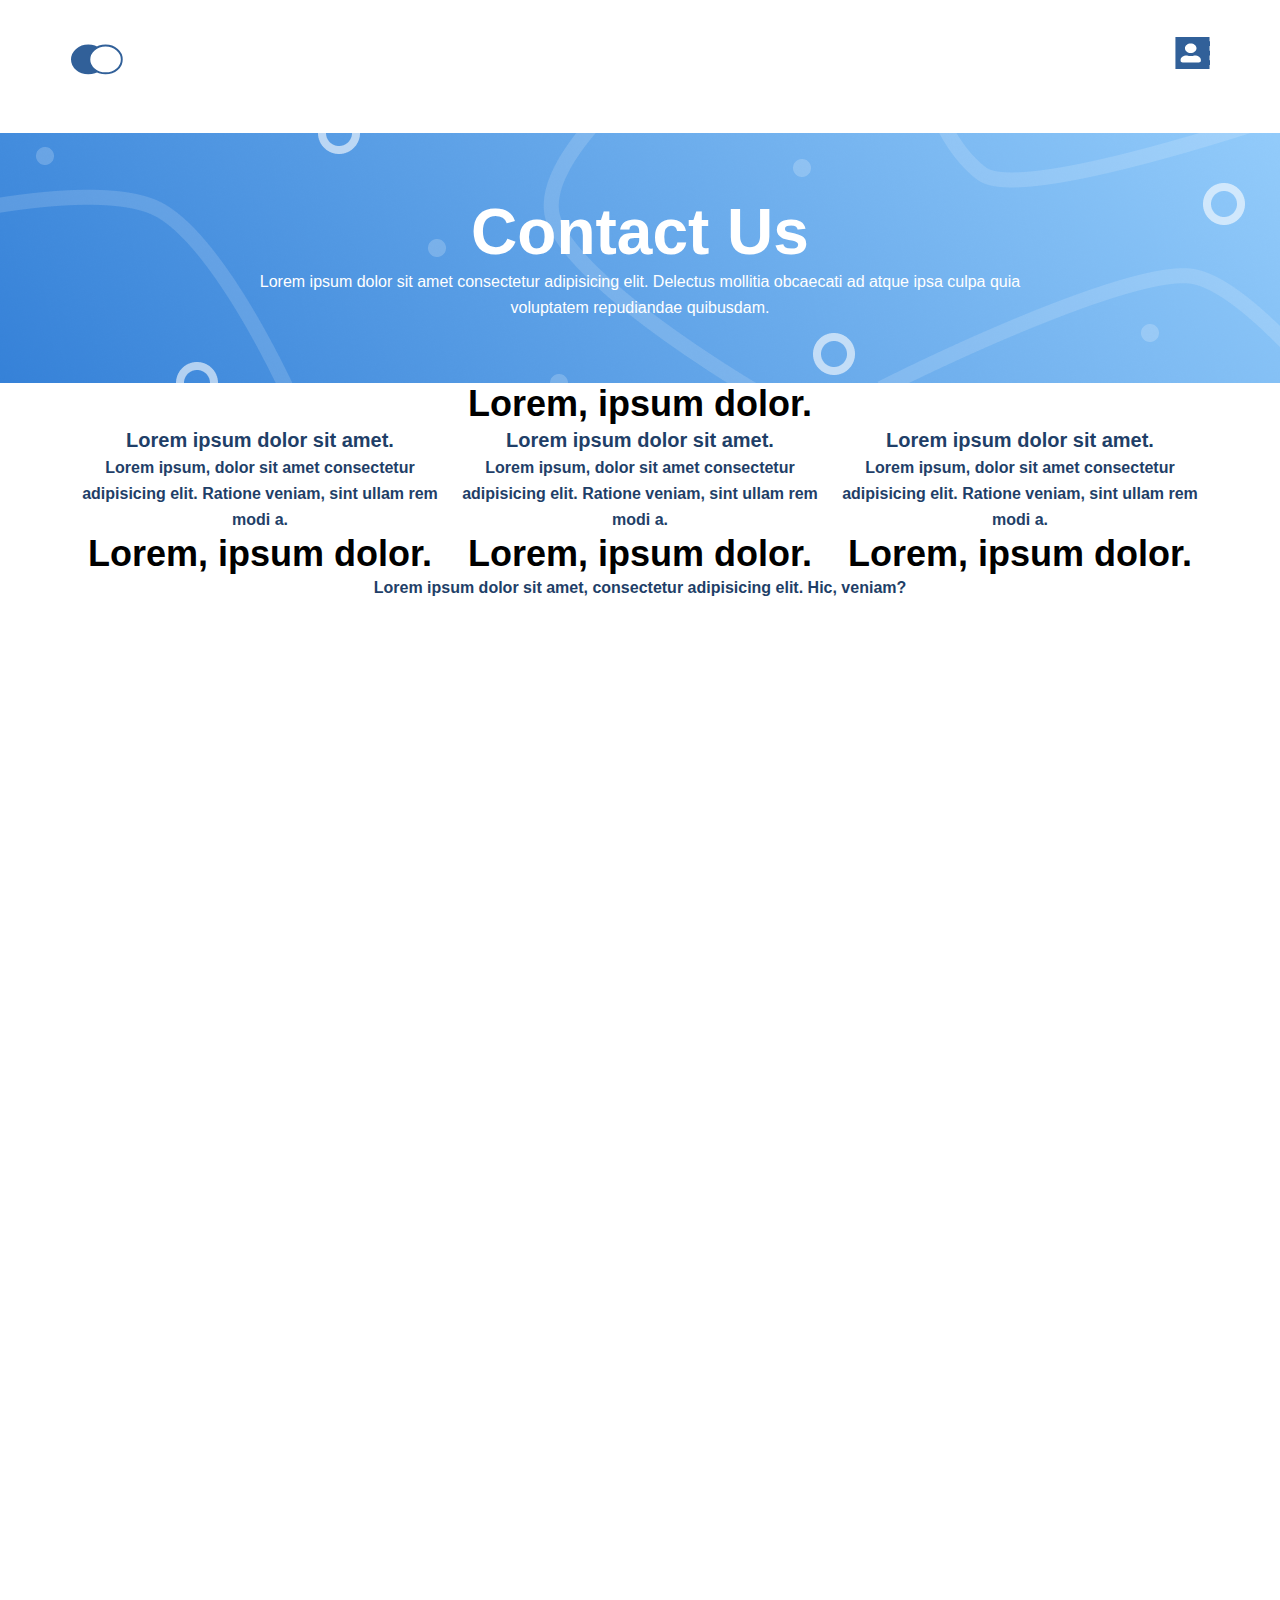
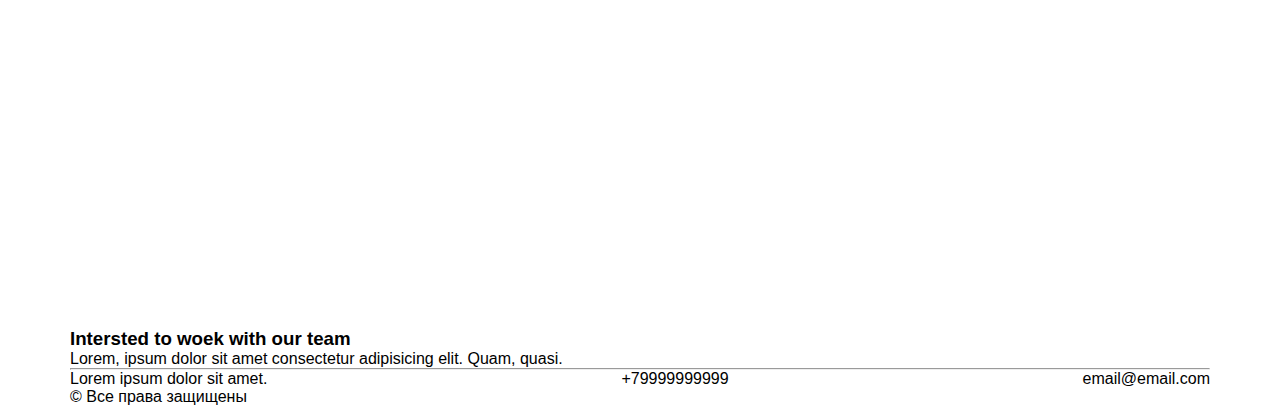
<file: index.html>
<!DOCTYPE html>
<html lang="en">

<head>
    <meta charset="UTF-8">
    <meta name="viewport" content="width=device-width, initial-scale=1.0">
    <link rel="stylesheet" href="./css/index.css">
    <title>Домашняя работа:: Урок 6</title>
</head>

<body class="container">
    <header>
        <div class="top">
            <div class="top_content">
                <div class="menu">
                    <a href="./index.html"><img src="./img/logo.svg" alt="logo"></a>
                    <a href="./pages/ContactUsPage.html"><img src="./img/contact.svg" alt="contact"></a>
                </div>
                <div class="top_information">
                    <h1 class="h1Class">Contact Us</h1>
                    <p class="pClass">Lorem ipsum dolor sit amet consectetur adipisicing elit. Delectus mollitia obcaecati ad atque ipsa culpa quia voluptatem repudiandae quibusdam.</p>
                </div>
            </div>
        </div>
    </header>

    <main>
        <div>
            <div class="main_information">
                <h3 class="h3Class">Lorem, ipsum dolor.</h>
                    <div class="main_information_body">
                        <div class="main_information_body-block">
                            <h4 class="h4Class">Lorem ipsum dolor sit amet.</h4>
                            <p class="pClass">Lorem ipsum, dolor sit amet consectetur adipisicing elit. Ratione veniam,
                                sint ullam rem modi a.</p>
                            <h3 class="h3Class">Lorem, ipsum dolor.</h3>
                        </div>
                        <div class="main_information_body-block">
                            <h4 class="h4Class">Lorem ipsum dolor sit amet.</h4>
                            <p class="pClass">Lorem ipsum, dolor sit amet consectetur adipisicing elit. Ratione veniam,
                                sint ullam rem modi a.</p>
                            <h3 class="h3Class">Lorem, ipsum dolor.</h3>
                        </div>
                        <div class="main_information_body-block">
                            <h4 class="h4Class">Lorem ipsum dolor sit amet.</h4>
                            <p class="pClass">Lorem ipsum, dolor sit amet consectetur adipisicing elit. Ratione veniam,
                                sint ullam rem modi a.</p>
                            <h3 class="h3Class">Lorem, ipsum dolor.</h3>
                        </div>
                    </div>
                    <div class="additional_information">
                        <p class="pClass">Lorem ipsum dolor sit amet, consectetur adipisicing elit. Hic, veniam?</p>
                    </div>
            </div>
        </div>
    </main>

    <footer>
        <div class="footer">
            <div class="container">
                <div class="footer_content">
                    <div class="footer_content-block">
                        <h3>Intersted to woek with our team</h3>
                        <p>Lorem, ipsum dolor sit amet consectetur adipisicing elit. Quam, quasi.</p>
                    </div>
                </div>
                <hr>
                <div class="contactUs">
                    <ul class="contactUs-list">
                        <li>Lorem ipsum dolor sit amet.</li>
                        <li>+79999999999</li>
                        <li>email@email.com</li>
                    </ul>
                    <div class="rights">
                        <p>&copy; Все права защищены</p>
                    </div>
                </div>
            </div>

        </div>
    </footer>
</body>

</html>
</file>
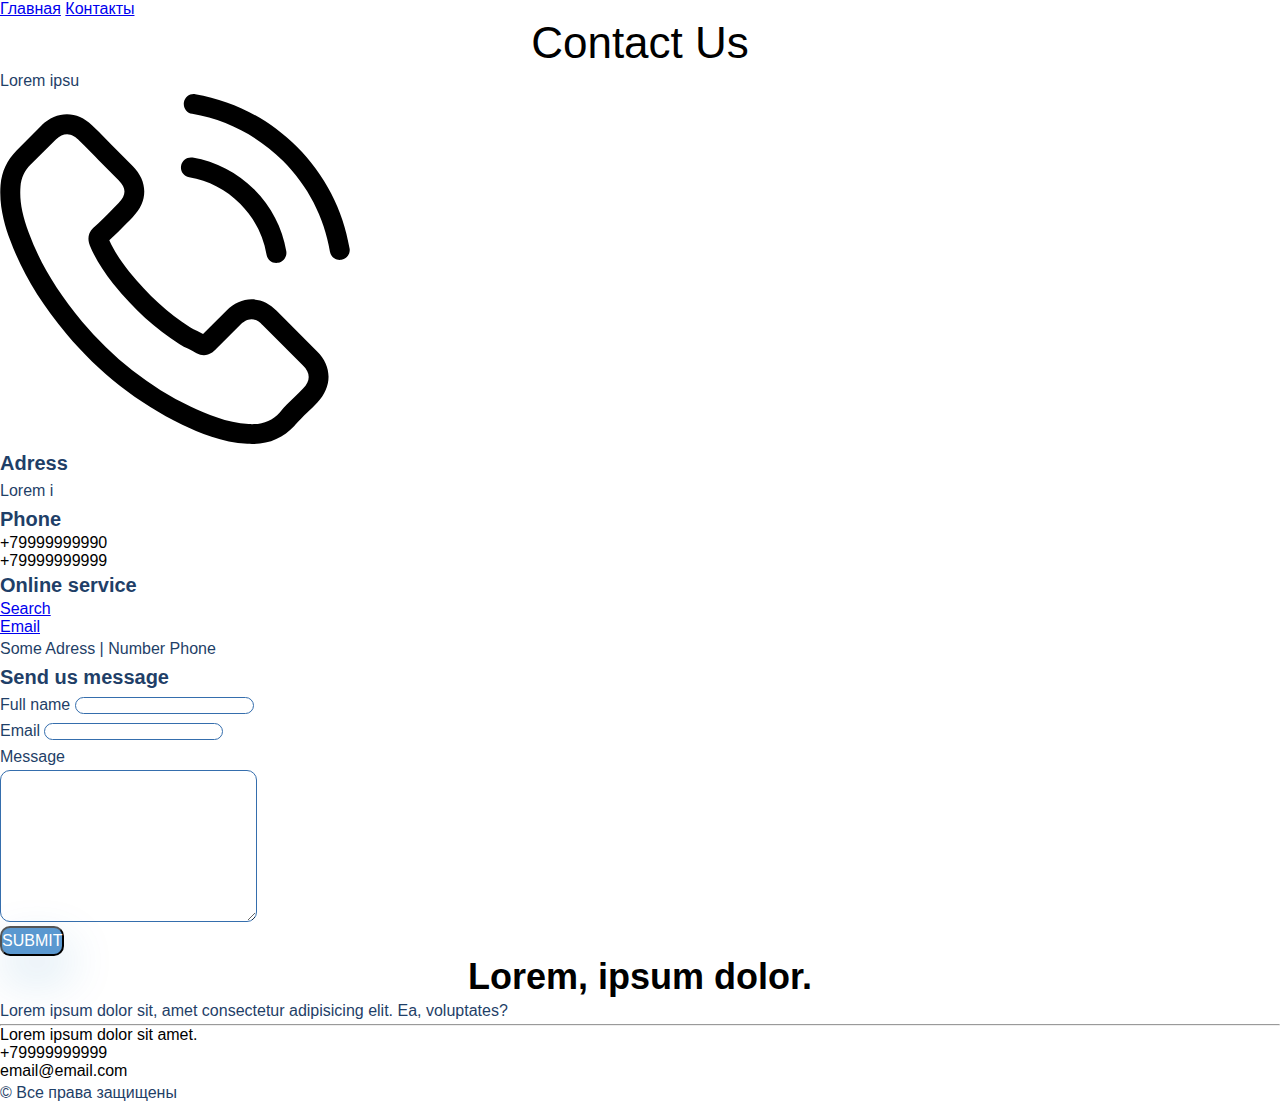
<file: pages/ContactUsPage(Original).html>
<!DOCTYPE html>
<html lang="en">
<head>
    <meta charset="UTF-8">
    <meta name="viewport" content="width=device-width, initial-scale=1.0">
    <link rel="stylesheet" href="../css/index.css">
    <title>Домашняя работа:: Урок 5</title>
</head>
<body>
    <header>
        <div>
            <a href="./../index.html">Главная</a>
            <a href="./ContactUsPage.html">Контакты</a>
        </div>
    </header>
    <main>
        <h2 class="h2Class contactH2">Contact Us</h2>
        <p class="pClass">Lorem ipsu</p>
        <img src="./../img/PhoneSVG.svg" alt="Phone">
        <h4 class="h4Class">Adress</h4>
        <p class="pClass">Lorem i</p>
        <h4 class="h4Class">Phone</h4>
        <ul>
            <li>+79999999990</li>
            <li>+79999999999</li>
        </ul>
        <h4 class="h4Class">Online service</h4>
        <ul>
            <li><a href="https://www.google.com">Search</a></li>
            <li><a href="mailto:scmelan@gmail.com">Email</a></li>
        </ul>
        <p class="pClass">Some Adress | Number Phone</p>
        <h4 class="h4Class">Send us message</h4>
        <p class="pClass">Full name <input class="inputText" type="text"></p>
        <p class="pClass">Email <input class="inputText" type="email"></p>
        <p class="pClass">Message</p>
        <textarea class="inputText" cols="30" rows="10"></textarea> <br>
        <button class="btnSubmit" type="submit">Submit</button>
        <div class="map">
            <script type="text/javascript" charset="utf-8" async src="https://api-maps.yandex.ru/services/constructor/1.0/js/?um=constructor%3A33f4684ccd7ba2dd3ca8159feabf2f953366ee5cb8482c219f9b4eebb4e79b63&amp;width=500&amp;height=400&amp;lang=ru_RU&amp;scroll=true"></script>
        </div>
    </main>
    <footer>
        <h3 class="h3Class">Lorem, ipsum dolor.</h3>
        <p class="pClass">Lorem ipsum dolor sit, amet consectetur adipisicing elit. Ea, voluptates?</p>
        <hr>
        <ul>
            <li>Lorem ipsum dolor sit amet.</li>
            <li>+79999999999</li>
            <li>email@email.com</li>
        </ul>
        <p class="pClass">&copy; Все права защищены</p>
    </footer>
</body>
</html>
</file>
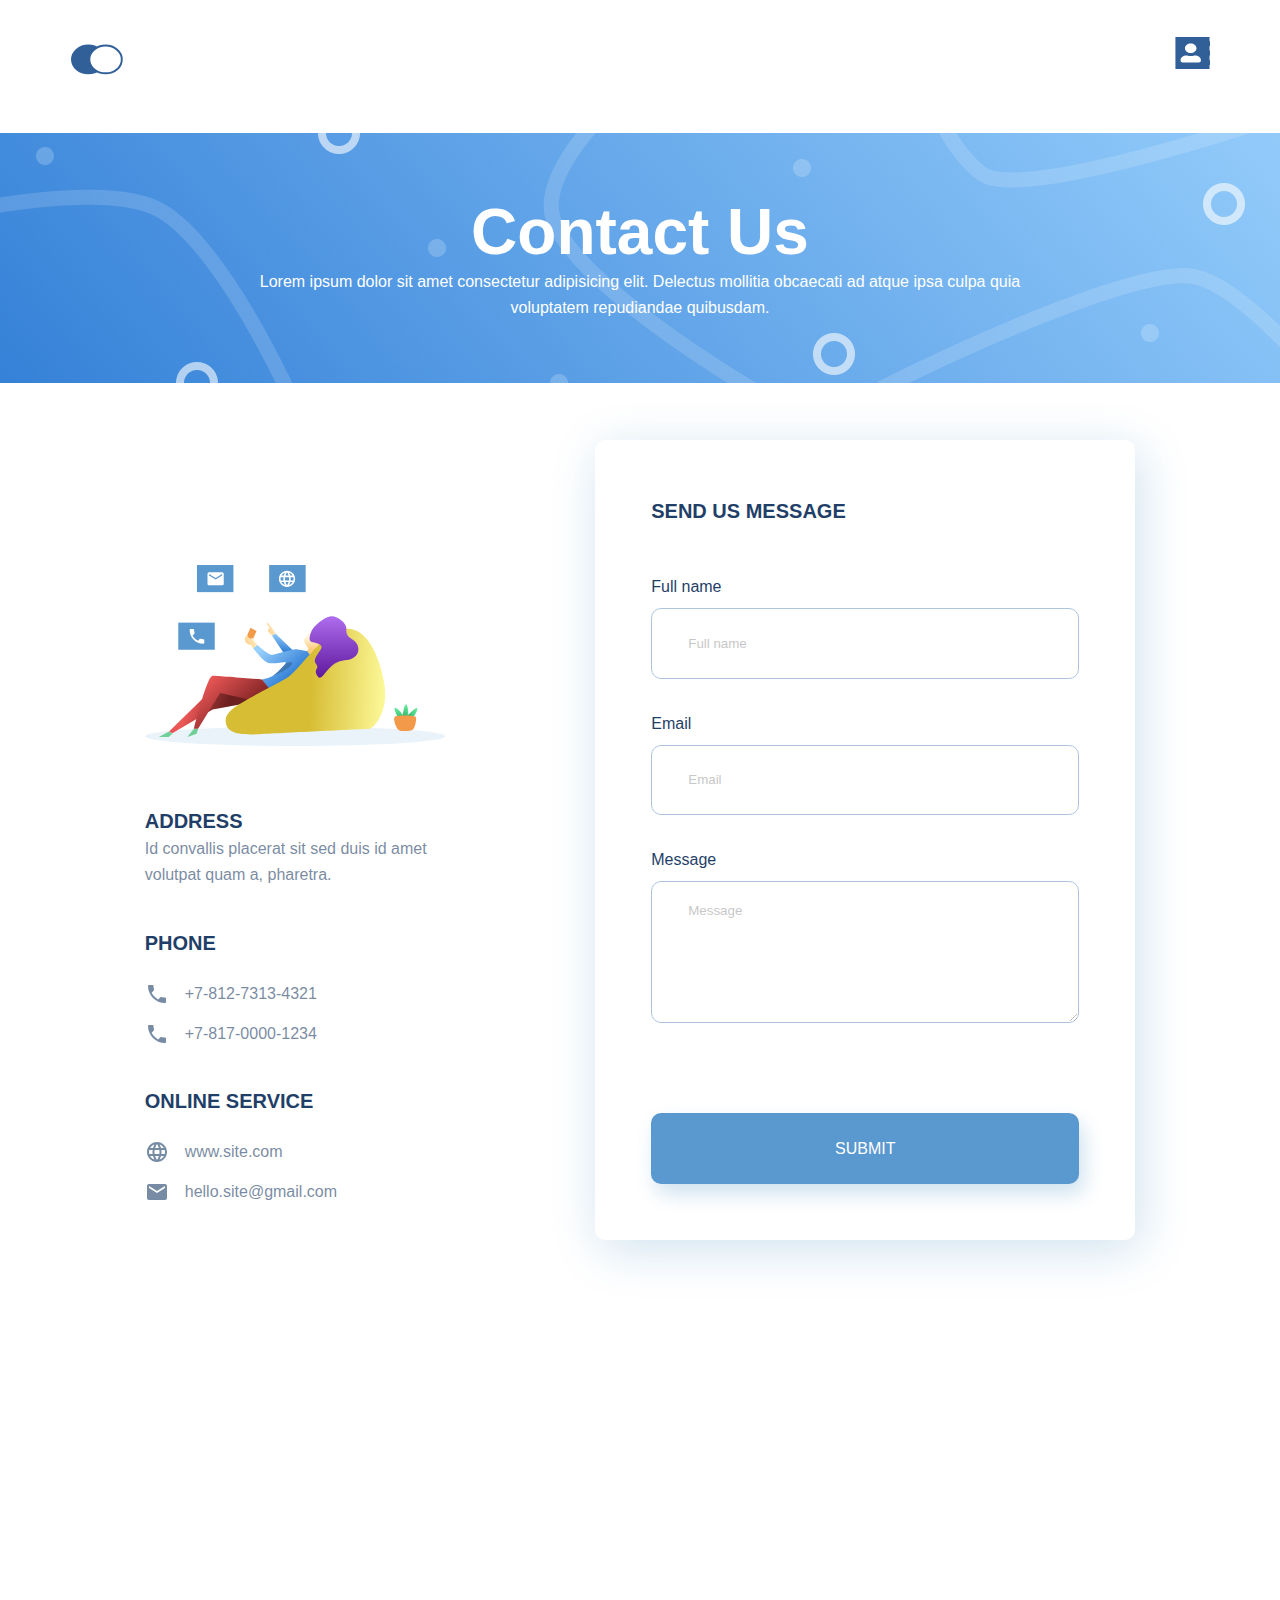
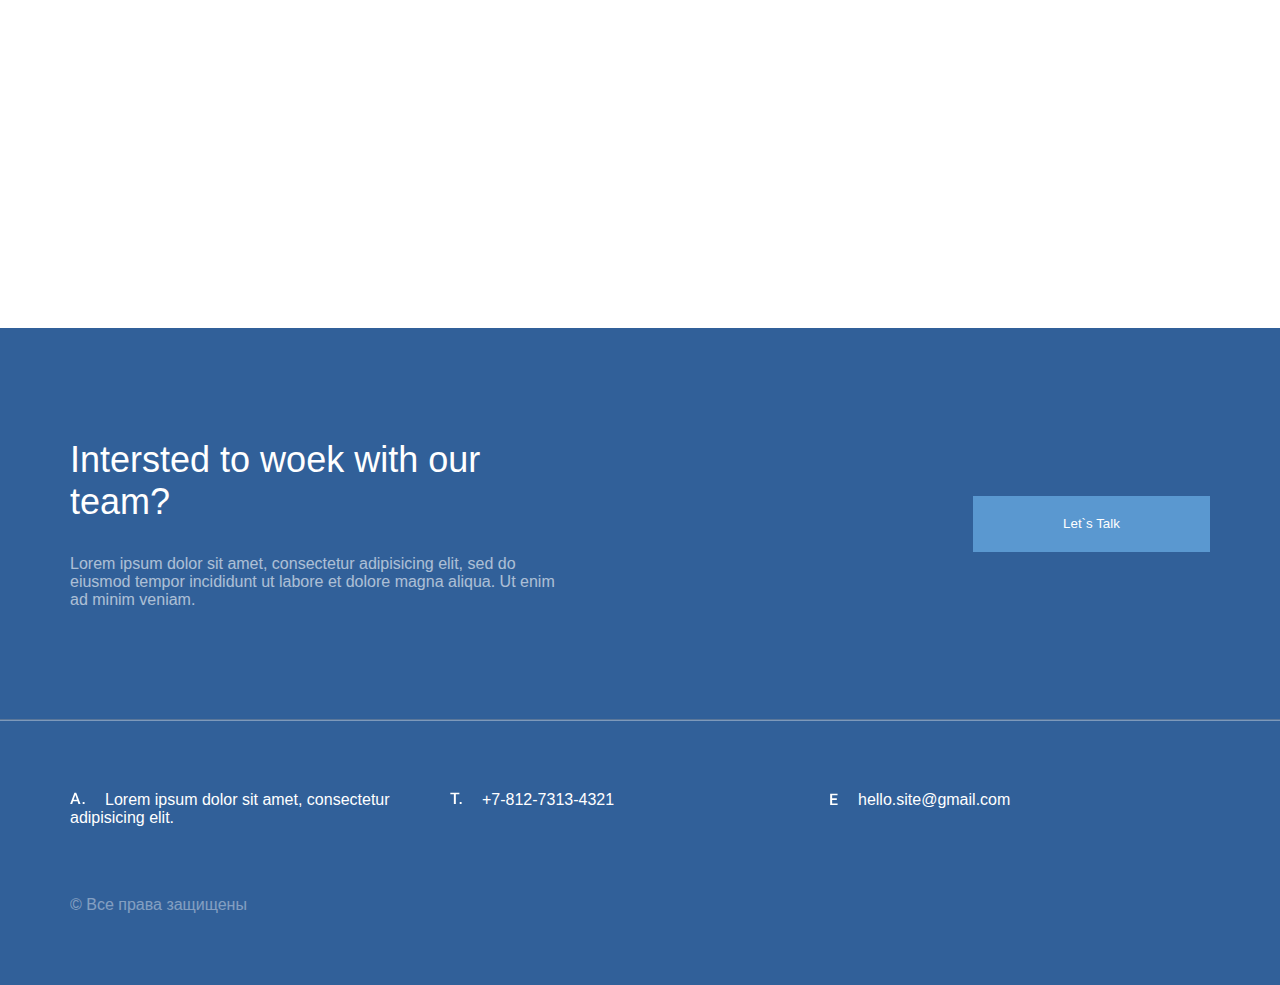
<file: pages/ContactUsPage.html>
<!DOCTYPE html>
<html lang="en">
<head>
    <meta charset="UTF-8">
    <meta name="viewport" content="width=device-width, initial-scale=1.0">
    <link rel="stylesheet" href="../css/contact.css">
    <title>Домашняя работа:: Урок 6</title>
</head>
<body class="container">
    <header>
        <div class="top">
            <div class="top_content">
                <div class="menu">
                    <a href="./index.html"><img src="../img/logo.svg" alt="logo"></a>
                    <a href="./pages/ContactUsPage.html"><img src="../img/contact.svg" alt="contact"></a>
                </div>
                <div class="top_information">
                    <h1 class="h1Class">Contact Us</h1>
                    <p class="pClass">Lorem ipsum dolor sit amet consectetur adipisicing elit. Delectus mollitia obcaecati ad atque ipsa culpa quia voluptatem repudiandae quibusdam.</p>
                </div>
            </div>
        </div>
    </header>
    <main>
        <div class="main">
            <div class="main_block">
                <div class="main_block-info">
                    <img src="./../img/Group.svg" alt="Group" class="main_block-info-group">
                    <div class="main_block-info-adress">
                        <h4 class="h4Class">ADDRESS</h4>
                        <p class="pClass">Id convallis placerat sit sed duis id amet volutpat quam a, pharetra.</p>
                    </div>
                    <div class="main_block-info-phone">
                        <h4 class="h4Class">PHONE</h4>
                        <ul>
                            <li><img src="../img/icon_phone.svg" alt="phone"><span>+7-812-7313-4321</span></li>
                            <li><img src="../img/icon_phone.svg" alt="phone"><span>+7-817-0000-1234</span></li>
                        </ul>
                    </div>
                    <div class="main_block-info-service">
                        <h4 class="h4Class">ONLINE SERVICE</h4>
                        <ul>
                            <li><img src="../img/lang.svg" alt="lang"><span>www.site.com</span></li>
                            <li><img src="../img/email.svg" alt="email"><span>hello.site@gmail.com</span></li>
                        </ul>
                    </div>
                </div>
                <div class="sendUsMessage">
                    <div class="sendUsMessage_body">
                        <h4 class="h4Class">SEND US MESSAGE</h4>
                        <p class="pClass">Full name</p>
                        <input class="inputText" type="text" placeholder="Full name">
                        <p class="pClass">Email</p>
                        <input class="inputText" type="email" placeholder="Email">
                        <p class="pClass">Message</p>
                        <textarea class="inputText" cols="30" rows="10" placeholder="Message"></textarea> <br>
                        <button class="btnSubmit" type="submit">Submit</button>
                    </div>

                </div>
            </div>
            <div class="map">
                <script type="text/javascript" charset="utf-8" async
                    src="https://api-maps.yandex.ru/services/constructor/1.0/js/?um=constructor%3A33f4684ccd7ba2dd3ca8159feabf2f953366ee5cb8482c219f9b4eebb4e79b63&amp;width=100%&amp;height=400&amp;lang=ru_RU&amp;scroll=true"></script>
            </div>
        </div>
    </main>
    <footer>
        <div class="footer">
            <div class="footer-block">
                <div class="footer-block-info">
                    <h3 class="h3Class">Intersted to woek with our team?</h3>
                    <p>Lorem ipsum dolor sit amet, consectetur adipisicing elit, sed do eiusmod tempor incididunt ut labore et dolore magna aliqua. Ut enim ad minim veniam.</p>
                </div>
                <button class="letsTalk">Let`s Talk</button>
            </div>
            <hr>
            <div class="footer-contactUs">
                <ul>
                    <li><img src="../img/A.svg" alt="A">Lorem ipsum dolor sit amet, consectetur adipisicing elit.</li>
                    <li><img src="../img/T.svg" alt="A">+7-812-7313-4321</li>
                    <li><img src="../img/E.svg" alt="A">hello.site@gmail.com</li>
                </ul>
                <div class="rights">
                    <p>&copy; Все права защищены</p>
                </div>
            </div>
        </div>
    </footer>
</body>

</html>
</file>
<file: css/index.css>
*{
    font-family: sans-serif;
    margin: 0; 
    padding: 0;
}

.container {
    width: 1140px;
    margin: 0 auto;
}

.menu {
    display: flex;
    justify-content: space-between;
    width: 1139px;
    margin-top: 37px;
    margin-bottom: 47px;
}

.pClass {
    font-size: 16px;
    line-height: 26px;
    color: #1F3F68;
}

.h1Class {
    font-size: 64px;
    color: #1F3F68;
    width: 510px;
}

.top_content {
    display: flex;
    justify-content: center;
    align-items: center;
    flex-direction: column;
}

.top_information {
    text-align: center;
    display: flex;
    justify-content: center;
    align-items: center;
    flex-direction: column;
    background: url('../img/titleBackground.png');
    width: 1366px;
    height: 250px;
    color: white;
}

.top_information > p {
    color: white;
    max-width: 780px;
}

.top_information > h1 {
    color: white;
}

.main_information {
    height: 1545px;
}

.main_information_body {
    display: flex;
    justify-content: space-around;
}

.main_information_body-bloc {
    width: 359px;
}
.main_information_body-bloc > p {
    width: 359px;
}

.footer_content-block {
    width: 495px;
}

.contactUs-list {
    display: flex;
    list-style: none;
    justify-content: space-between;
}

.map {
    width: 100%;
}

.main_block {
    display: flex;
    justify-content: center;
    align-items: center;
}

.contactH2 {
    font-weight: 500;
    font-size: 44px;
    text-align: center;
}

.h3Class {
    font-size: 36px;
    text-align: center;
}

.h4Class {
    font-size: 20px;
    line-height: 30px;
    color: #1F3F68;
}

.inputText {
    border: 1px solid #356EAD;
    box-sizing: border-box;
    border-radius: 10px;
    opacity: 0.4.
}

.btnSubmit {
    background: #5A98D0;
    box-shadow: 5px 20px 50px rgba(16, 112, 177, 0.2);
    border-radius: 10px;
    font-weight: 500;
    font-size: 16px;
    line-height: 26px; 
    text-align: center; 
    color: #FFFFFF; 
    text-transform: uppercase;
}
</file>
<file: css/contact.css>
*{
    font-family: sans-serif;
    margin: 0; 
    padding: 0;
}

.container {
    max-width: 1366px;
    width: 1140px;
    margin: 0 auto;
}

.menu {
    display: flex;
    justify-content: space-between;
    width: 1139px;
    margin-top: 37px;
    margin-bottom: 47px;
}

.pClass {
    font-size: 16px;
    line-height: 26px;
    color: #1F3F68;
}

.h1Class {
    font-size: 64px;
    color: #1F3F68;
    width: 510px;
}

.top_content {
    display: flex;
    justify-content: center;
    align-items: center;
    flex-direction: column;
}

.top_information {
    text-align: center;
    display: flex;
    justify-content: center;
    align-items: center;
    flex-direction: column;
    background: url('../img/titleBackground.png');
    width: 1366px;
    height: 250px;
    color: white;
}

.top_information > p {
    color: white;
    max-width: 780px;
}

.top_information > h1 {
    color: white;
}

.main {
    height: 1545px;
    /* display: flex;
    flex-direction: column; */
}

.main_block-info {
    width: 301px;
    height: 668px;
    margin-top: 78px;
}

.main_information_body {
    display: flex;
    justify-content: space-around;
}

.main_block-info-group {
    margin-bottom: 56px;
}

.main_block-info-adress {
    margin-bottom: 40px;
}

.main_block-info-adress >h4 {
    color: #1F3F68;
}

.main_block-info-adress >p {
    color: #1F3F68;
    opacity: .6;
}

.main_block-info-phone {
    margin-bottom: 40px;
}

.main_block-info-phone >h4 {
    color: #1F3F68;
}

.main_block-info-phone > ul {
    list-style: none;
    margin-top: 24px;
}

.main_block-info-phone > ul > li {
    color: #1F3F68;
    opacity: .6;
    display: flex;
    align-items: center;
}

.main_block-info-phone > ul > li:first-child {
    margin-bottom: 16px;
}

.main_block-info-phone > ul > li > img {
    margin-right: 16px;
}

.main_block-info-service >h4 {
    margin-bottom: 24px;
}

.main_block-info-service > ul {
    list-style: none;
}

.main_block-info-service > ul > li > img {
    margin-right: 16px;
}

.main_block-info-service > ul > li:first-child {
    margin-bottom: 16px;
}

.main_block-info-service > ul > li {
    color: #1F3F68;
    opacity: .6;
    display: flex;
    align-items: center;
}

.main_information_body-bloc {
    width: 359px;
}
.main_information_body-bloc > p {
    width: 359px;
}

.footer_content-block {
    width: 495px;
}

.contactUs-list {
    display: flex;
    list-style: none;
    justify-content: space-between;
}

.map {
    width:990px;
    height:480px;
    margin: 0 auto;
    box-sizing:content-box;
}

.main_block {
    display: flex;
    justify-content: space-around;
    align-items: center;
}

.contactH2 {
    font-weight: 500;
    font-size: 44px;
    text-align: center;
}

.h3Class {
    font-size: 36px;
    text-align: center;
}

.h4Class {
    font-size: 20px;
    line-height: 30px;
    color: #1F3F68;
}

.inputText {
    border: 1px solid #356EAD;
    box-sizing: border-box;
    border-radius: 10px;
    opacity: 0.4.
}

.btnSubmit {
    background: #5A98D0;
    border-radius: 10px;
    border: none;
    font-weight: 500;
    font-size: 16px;
    line-height: 26px; 
    text-align: center; 
    color: #FFFFFF; 
    text-transform: uppercase;
    margin-top: 72px;
    box-shadow: 5px 10px 20px 0px #1070B133;
    height: 72px;
    cursor: pointer;
}

.sendUsMessage {
    width: 540px;
    height: 800px;
    border-radius: 10px;
    border: 1px;
    display: flex;
    align-items: center;
    justify-content: center;
    margin-top: 57px;
    margin-bottom: 97px;
    box-shadow: 5px 10px 50px 0px #1070B133;
}

.sendUsMessage_body {
    width: 428px;
    height: 688px;
    display: flex;
    flex-direction: column;
}

.sendUsMessage_body >h4 {
    margin-bottom: 48px;
}

.sendUsMessage_body >p {
    margin-bottom: 8px;
}

.sendUsMessage_body >input {
    margin-bottom: 32px;
    border-radius: 10px;
    height: 72px;
    opacity: .4;
    padding: 0 36px;
}

.sendUsMessage_body > textarea {
    opacity: .4;
    height: 144px;
    padding: 21px 36px;
}

.footer {
    width: 1366px;
    height: 657px;
    background: #316099;
    margin-left: -113px;
}

.footer > hr {
    color: white;
    opacity: .4;
}

.footer-block {
    height: 391px;
    display: flex;
    justify-content: space-between;
    padding: 0 113px;
    align-items: center;
}

.footer-block-info {
    max-width: 495px;
    color: white;
}

.footer-block-info > h3 {
    text-align: left;
    font-weight: 400;
    margin-bottom: 32px;
}

.footer-block-info > p {
    color: #fff;
    opacity: .6;
    font-size: 16px;
    font-weight: 400;
}

.letsTalk {
    width: 237px;
    height: 56px;
    background-color: #5A98D0;
    border: none;
    cursor: pointer;
    color: white;
}

.footer-contactUs {
    display: flex;
    flex-direction: column;
    padding: 0 113px;
    height: 263px;
    justify-content: space-evenly;
}

.footer-contactUs > ul {
    display: flex;
    color: #fff;
    list-style: none;
}

.footer-contactUs > ul > li {
    width: 358px;
    margin-right: 32px;
}

.footer-contactUs > ul > li >img  {
    margin-right: 20px;
}

.rights {
    color: #fff;
    opacity: .4;
}
</file>
